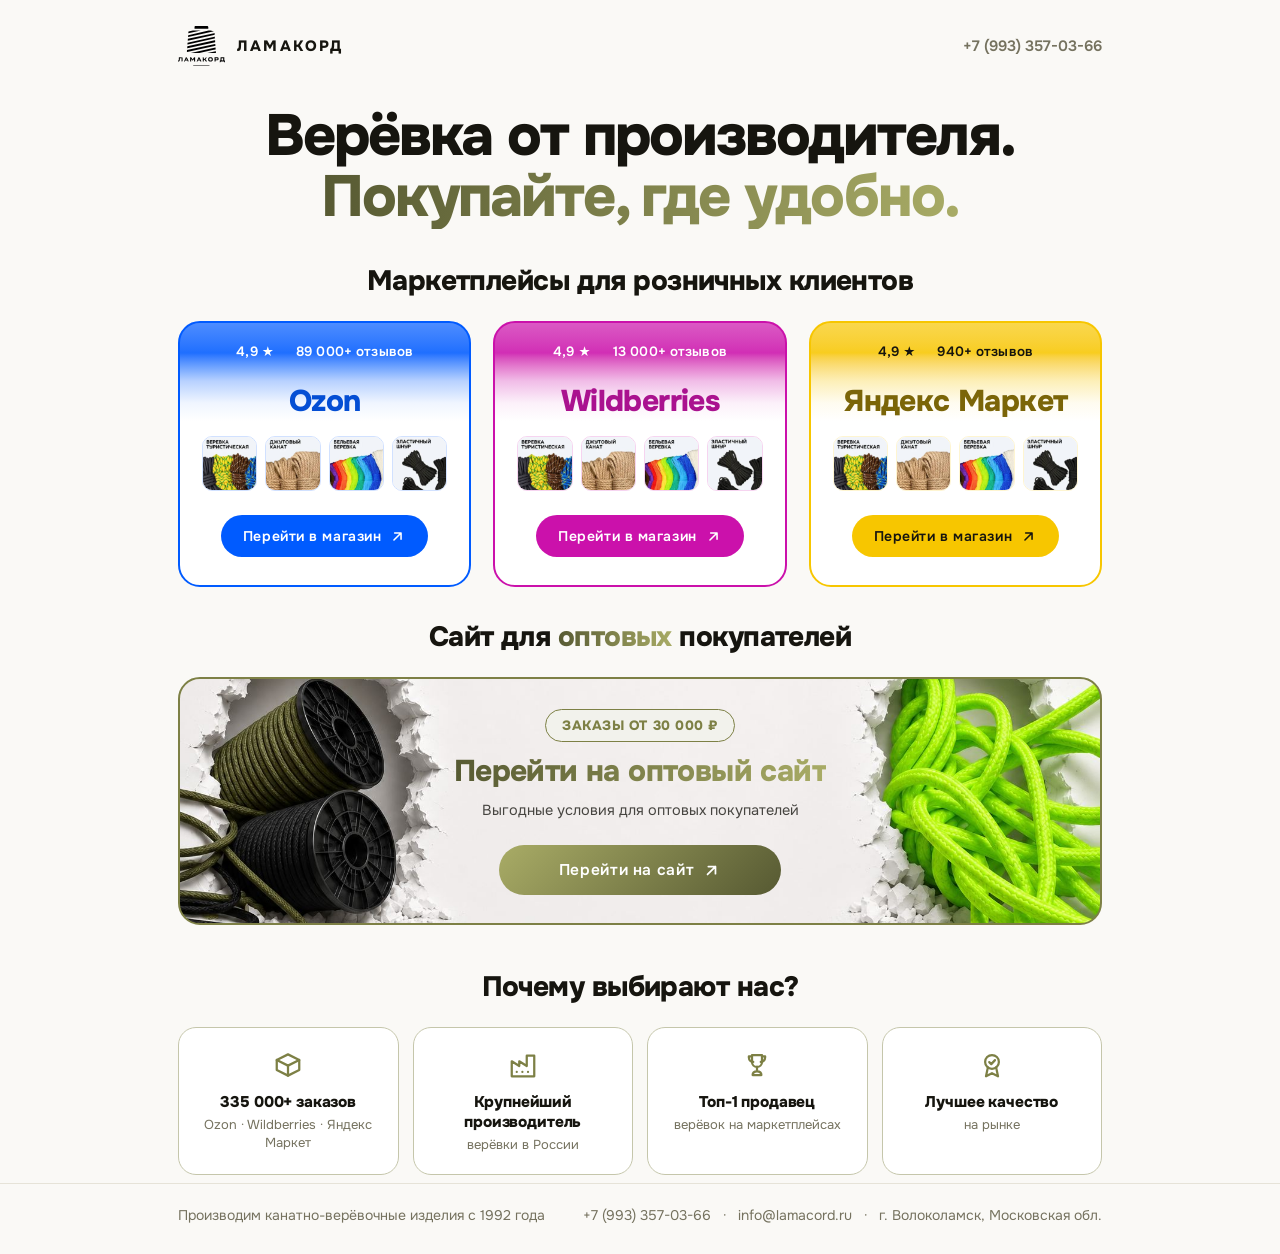
<file: index.html>
<!DOCTYPE html>
<html lang="ru">
<head>
  <meta charset="UTF-8">
  <meta name="viewport" content="width=device-width, initial-scale=1.0">
  <title>Ламакорд — верёвки, шнуры, канаты и шпагат от производителя | Ozon, Wildberries, Яндекс Маркет и опт</title>
  <meta name="description" content="Ламакорд — производство верёвок, шнуров, канатов и шпагата с 1992 года. Плетёная и вязаная верёвка, джутовый канат, эспандерный шнур, репшнур. Покупайте в розницу на Ozon, Wildberries и Яндекс Маркете или оптом от 30 000 ₽ с доставкой по всей России.">
  <meta name="keywords" content="верёвка от производителя, купить верёвку, плетёная верёвка, вязаная верёвка, полипропиленовая верёвка, шнур полипропиленовый, эспандерный шнур, репшнур, канат джутовый, шпагат, бельевая верёвка, хозяйственная верёвка, верёвка оптом, ламакорд">
  <link rel="canonical" href="https://xn--80aamxchqq.xn--p1ai/">
  <meta name="yandex-verification" content="085ab3a48fdb390e">

  <meta property="og:type" content="website">
  <meta property="og:site_name" content="Ламакорд">
  <meta property="og:locale" content="ru_RU">
  <meta property="og:title" content="Ламакорд — верёвки, шнуры, канаты и шпагат от производителя">
  <meta property="og:description" content="Производим с 1992 года. Покупайте в розницу на Ozon, Wildberries и Яндекс Маркете или оптом с доставкой по всей России.">
  <meta property="og:url" content="https://xn--80aamxchqq.xn--p1ai/">
  <meta property="og:image" content="https://xn--80aamxchqq.xn--p1ai/og-image.jpg">
  <meta property="og:image:width" content="1200">
  <meta property="og:image:height" content="630">
  <meta name="twitter:card" content="summary_large_image">
  <meta name="twitter:title" content="Ламакорд — верёвки, шнуры, канаты и шпагат от производителя">
  <meta name="twitter:image" content="https://xn--80aamxchqq.xn--p1ai/og-image.jpg">

  <link rel="icon" href="/favicon.ico" sizes="any">
  <link rel="shortcut icon" href="/favicon.ico" type="image/x-icon">
  <link rel="icon" href="/favicon.svg" type="image/svg+xml">
  <link rel="icon" href="/favicon-32.png" sizes="32x32" type="image/png">
  <link rel="icon" href="/favicon-16.png" sizes="16x16" type="image/png">
  <link rel="apple-touch-icon" href="/apple-touch-icon.png">
  <meta name="theme-color" content="#faf9f6">

  <link rel="preconnect" href="https://fonts.googleapis.com">
  <link rel="preconnect" href="https://fonts.gstatic.com" crossorigin>
  <link href="https://fonts.googleapis.com/css2?family=Onest:wght@400;500;600;800&display=swap" rel="stylesheet">
  <link rel="stylesheet" href="css/styles.css">

  <!-- Yandex.Metrika counter -->
  <script type="text/javascript">
     (function(m,e,t,r,i,k,a){m[i]=m[i]||function(){(m[i].a=m[i].a||[]).push(arguments)};
     m[i].l=1*new Date();
     for (var j = 0; j < document.scripts.length; j++) {if (document.scripts[j].src === r) { return; }}
     k=e.createElement(t),a=e.getElementsByTagName(t)[0],k.async=1,k.src=r,a.parentNode.insertBefore(k,a)})
     (window, document, "script", "https://mc.yandex.ru/metrika/tag.js?id=110938474", "ym");

     ym(110938474, 'init', {ssr:true, webvisor:true, clickmap:true, ecommerce:"dataLayer", accurateTrackBounce:true, trackLinks:true});
  </script>
  <noscript><div><img src="https://mc.yandex.ru/watch/110938474" style="position:absolute; left:-9999px;" alt=""></div></noscript>
  <!-- /Yandex.Metrika counter -->

  <script type="application/ld+json">
  {
    "@context": "https://schema.org",
    "@type": "Organization",
    "name": "Ламакорд",
    "url": "https://xn--80aamxchqq.xn--p1ai/",
    "logo": "https://xn--80aamxchqq.xn--p1ai/favicon-512.png",
    "description": "Производитель канатно-верёвочных изделий: верёвки, шнуры, канаты, шпагат. Собственное производство с 1992 года.",
    "foundingDate": "1992",
    "telephone": "+7 (993) 357-03-66",
    "email": "info@lamacord.ru",
    "address": {
      "@type": "PostalAddress",
      "addressLocality": "Волоколамск",
      "addressRegion": "Московская область",
      "addressCountry": "RU"
    },
    "sameAs": [
      "https://lama-cord.ru/",
      "https://www.wildberries.ru/seller/1387867",
      "https://market.yandex.ru/store--lamakord?businessId=128857300"
    ]
  }
  </script>
  <script type="application/ld+json">
  {
    "@context": "https://schema.org",
    "@type": "WebSite",
    "name": "Ламакорд — все магазины",
    "url": "https://xn--80aamxchqq.xn--p1ai/",
    "inLanguage": "ru"
  }
  </script>
</head>
<body>

  <header class="header" data-load="1">
    <a class="logo" href="/">
      <img class="logo__mark" src="assets/logo.svg" alt="Ламакорд">
      <span class="logo__word">ЛАМАКОРД</span>
    </a>
    <a class="header__phone" href="tel:+79933570366">+7 (993) 357-03-66</a>
  </header>

  <main class="main">

    <section class="hero">
      <h1 class="hero__title">
        <span class="hero__line" data-load="2">Верёвка от производителя.</span>
        <span class="hero__line hero__line--accent" data-load="3">Покупайте, где удобно.</span>
      </h1>
    </section>

    <section class="sect sect--shops">
      <h2 class="sect__title" data-load="5">Маркетплейсы для розничных клиентов</h2>

      <div class="cards">
        <a class="card" data-store="ozon" data-load="6"
           href="https://ozon.onelink.me/SNMZ/fx0ow5bf" target="_blank" rel="noopener">
          <span class="card__statline"><span>4,9 ★</span><span>89 000+ отзывов</span></span>
          <span class="card__name">Ozon</span>
          <span class="card__shelf" aria-hidden="true">
            <img src="assets/cat1.jpg" alt=""><img src="assets/cat2.jpg" alt=""><img src="assets/cat3.jpg" alt=""><img src="assets/cat4.jpg" alt="">
          </span>
          <span class="card__btn">Перейти в магазин
            <svg viewBox="0 0 24 24" fill="none"><path d="M7 17 17 7m0 0H8m9 0v9" stroke="currentColor" stroke-width="2.2" stroke-linecap="round" stroke-linejoin="round"/></svg>
          </span>
        </a>

        <a class="card" data-store="wb" data-load="7"
           href="https://www.wildberries.ru/seller/1387867?utm_source=site&utm_medium=cpc&utm_campaign=1387867-id-new" target="_blank" rel="noopener">
          <span class="card__statline"><span>4,9 ★</span><span>13 000+ отзывов</span></span>
          <span class="card__name">Wildberries</span>
          <span class="card__shelf" aria-hidden="true">
            <img src="assets/cat1.jpg" alt=""><img src="assets/cat2.jpg" alt=""><img src="assets/cat3.jpg" alt=""><img src="assets/cat4.jpg" alt="">
          </span>
          <span class="card__btn">Перейти в магазин
            <svg viewBox="0 0 24 24" fill="none"><path d="M7 17 17 7m0 0H8m9 0v9" stroke="currentColor" stroke-width="2.2" stroke-linecap="round" stroke-linejoin="round"/></svg>
          </span>
        </a>

        <a class="card" data-store="ym" data-load="8"
           href="https://market.yandex.ru/store--lamakord?businessId=128857300&utm_source=site&utm_medium=cpc&utm_campaign=lamacord-hub" target="_blank" rel="noopener">
          <span class="card__statline"><span>4,9 ★</span><span>940+ отзывов</span></span>
          <span class="card__name">Яндекс Маркет</span>
          <span class="card__shelf" aria-hidden="true">
            <img src="assets/cat1.jpg" alt=""><img src="assets/cat2.jpg" alt=""><img src="assets/cat3.jpg" alt=""><img src="assets/cat4.jpg" alt="">
          </span>
          <span class="card__btn">Перейти в магазин
            <svg viewBox="0 0 24 24" fill="none"><path d="M7 17 17 7m0 0H8m9 0v9" stroke="currentColor" stroke-width="2.2" stroke-linecap="round" stroke-linejoin="round"/></svg>
          </span>
        </a>
      </div>
    </section>

    <section class="sect sect--opt">
      <h2 class="sect__title" data-load="9">Сайт для <span class="sect__accent">оптовых</span> покупателей</h2>

      <a class="card card--opt" data-store="opt" data-load="10"
         href="https://lama-cord.ru/?utm_source=lamacord-hub&utm_medium=referral&utm_campaign=opt" target="_blank" rel="noopener">
        <span class="card__chip">Заказы от 30 000 ₽</span>
        <span class="card__name">Перейти на оптовый сайт</span>
        <span class="card__stat">Выгодные условия для оптовых покупателей</span>
        <span class="card__btn">Перейти на сайт
          <svg viewBox="0 0 24 24" fill="none"><path d="M7 17 17 7m0 0H8m9 0v9" stroke="currentColor" stroke-width="2.2" stroke-linecap="round" stroke-linejoin="round"/></svg>
        </span>
      </a>
    </section>

    <section class="sect sect--why" data-load="11">
      <h2 class="sect__title">Почему выбирают нас?</h2>
      <div class="why">
        <div class="why__item">
          <span class="why__icon" aria-hidden="true">
            <svg viewBox="0 0 24 24" fill="none" stroke="currentColor" stroke-width="1.8" stroke-linecap="round" stroke-linejoin="round"><path d="M21 8l-9-4.5L3 8v8l9 4.5L21 16V8z"/><path d="M3 8l9 4.5L21 8"/><path d="M12 12.5v8"/></svg>
          </span>
          <span class="why__title">335 000+ заказов</span>
          <span class="why__sub">Ozon · Wildberries · Яндекс Маркет</span>
        </div>
        <div class="why__item">
          <span class="why__icon" aria-hidden="true">
            <svg viewBox="0 0 24 24" fill="none" stroke="currentColor" stroke-width="1.8" stroke-linecap="round" stroke-linejoin="round"><path d="M3 21V9l6 3.8V9l6 3.8V4.5h6V21H3z"/><path d="M7 17.5h.01M11.5 17.5h.01M16 17.5h.01"/></svg>
          </span>
          <span class="why__title">Крупнейший производитель</span>
          <span class="why__sub">верёвки в России</span>
        </div>
        <div class="why__item">
          <span class="why__icon" aria-hidden="true">
            <svg viewBox="0 0 24 24" fill="none" stroke="currentColor" stroke-width="1.8" stroke-linecap="round" stroke-linejoin="round"><path d="M8 4h8v5.5a4 4 0 0 1-8 0V4z"/><path d="M16 5h2.5v1a3.5 3.5 0 0 1-3.5 3.5M8 5H5.5v1A3.5 3.5 0 0 0 9 9.5"/><path d="M12 13.5V16"/><path d="M8.5 20c0-1.9 1.6-3 3.5-3s3.5 1.1 3.5 3H8.5z"/></svg>
          </span>
          <span class="why__title">Топ-1 продавец</span>
          <span class="why__sub">верёвок на маркетплейсах</span>
        </div>
        <div class="why__item">
          <span class="why__icon" aria-hidden="true">
            <svg viewBox="0 0 24 24" fill="none" stroke="currentColor" stroke-width="1.8" stroke-linecap="round" stroke-linejoin="round"><circle cx="12" cy="9.5" r="5.5"/><path d="M9.8 9.7l1.6 1.6 3-3.2"/><path d="M8.7 13.9L7.2 21l4.8-2.4L16.8 21l-1.5-7.1"/></svg>
          </span>
          <span class="why__title">Лучшее качество</span>
          <span class="why__sub">на рынке</span>
        </div>
      </div>
    </section>

  </main>

  <footer class="footer" data-load="11">
    <div class="footer__row">
      <span class="footer__fact">Производим канатно-верёвочные изделия с 1992 года</span>
      <span class="footer__contacts">
        <a href="tel:+79933570366">+7 (993) 357-03-66</a>
        <span class="footer__sep">·</span>
        <a href="mailto:info@lamacord.ru">info@lamacord.ru</a>
        <span class="footer__sep">·</span>
        <span>г.&nbsp;Волоколамск, Московская&nbsp;обл.</span>
      </span>
    </div>
  </footer>

  <script src="js/main.js"></script>
</body>
</html>
</file>
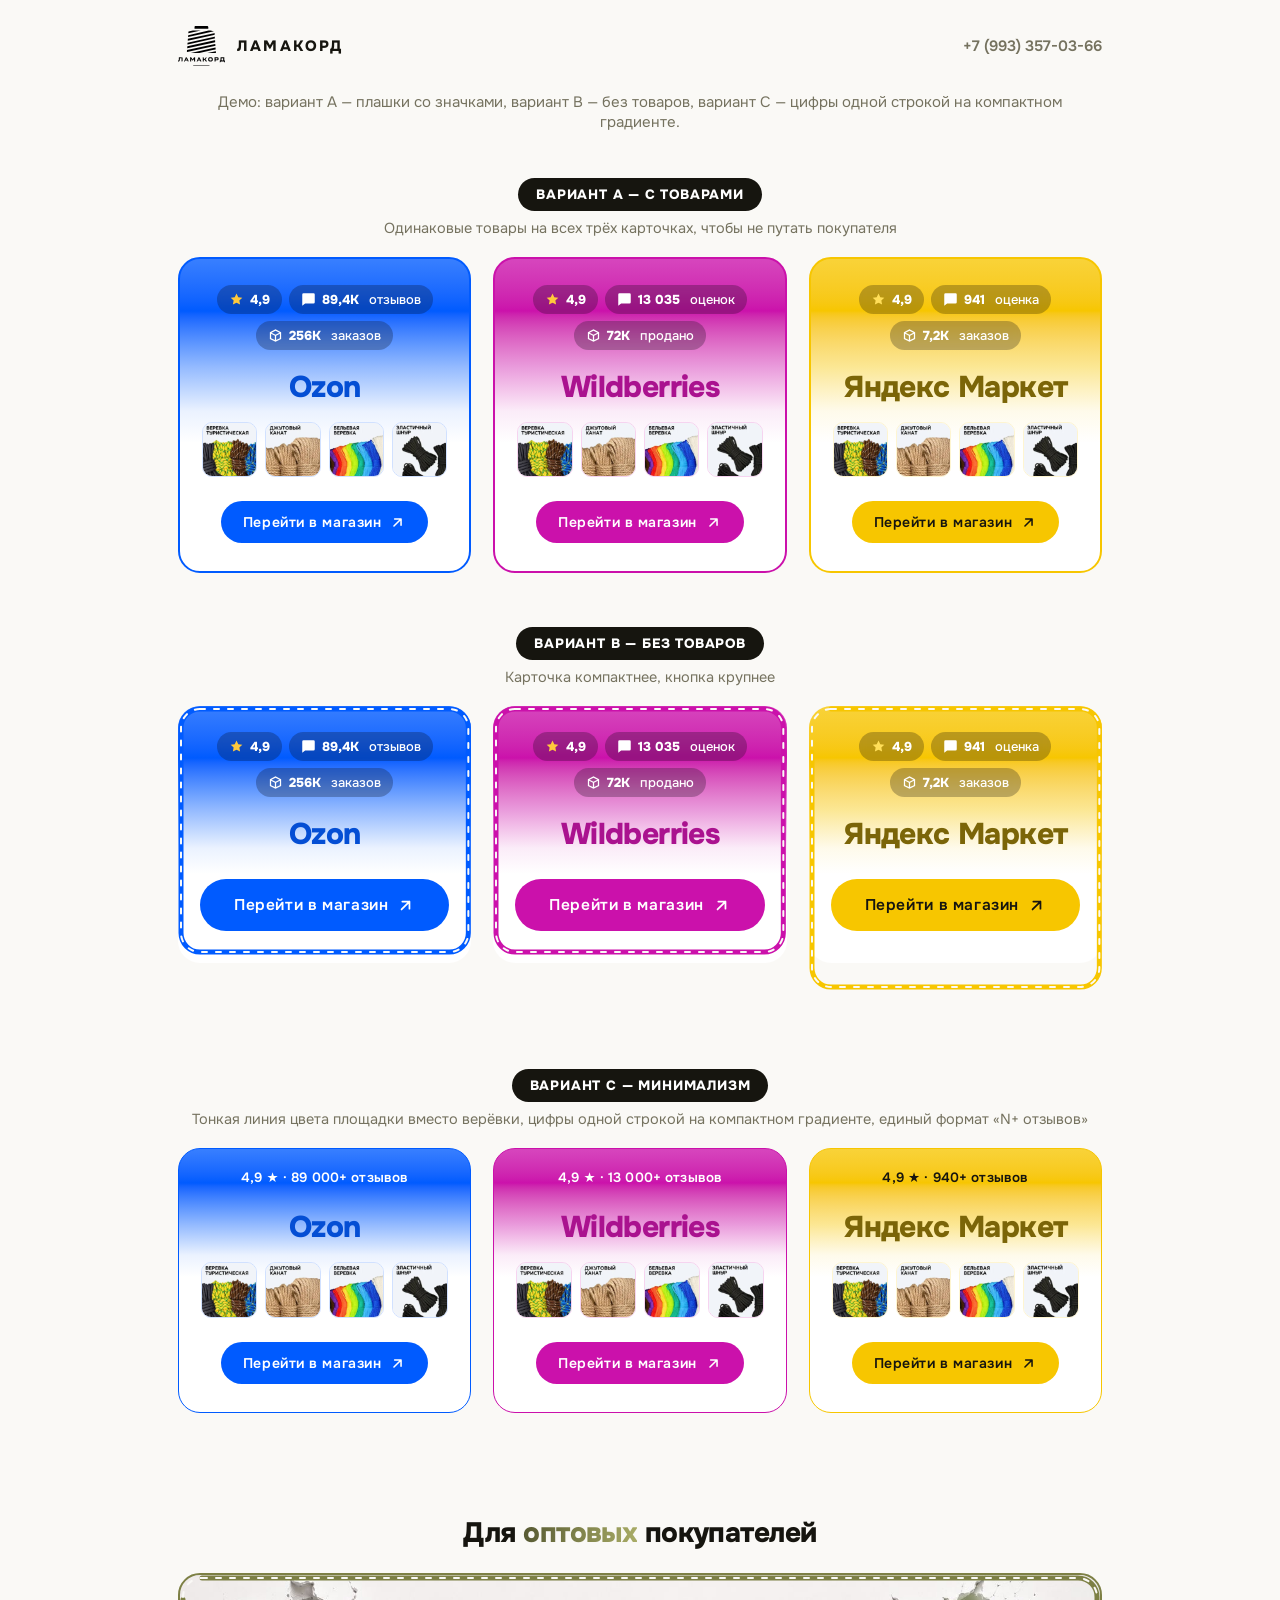
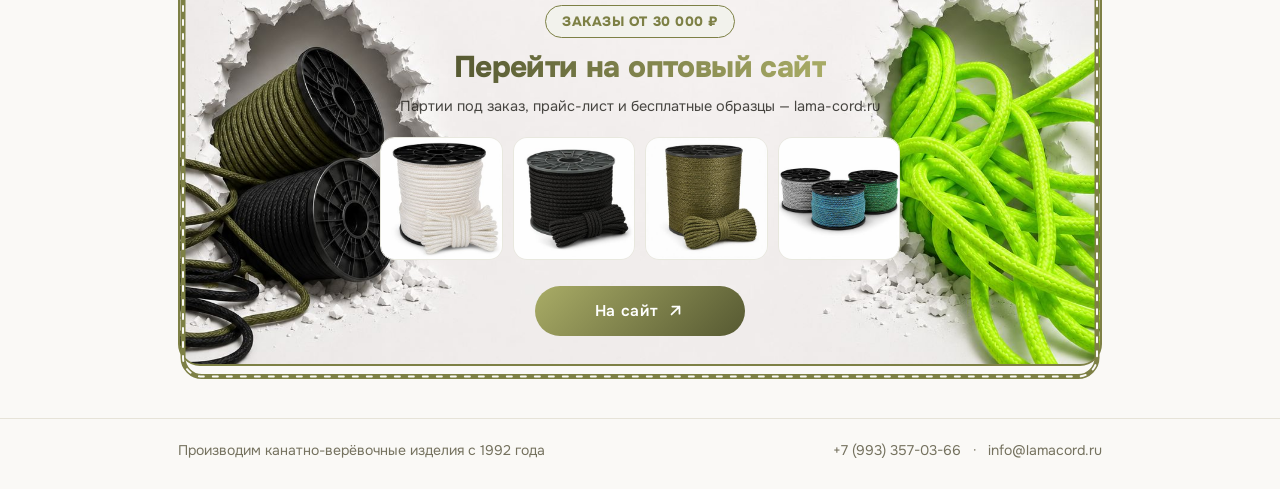
<file: variants.html>
<!DOCTYPE html>
<html lang="ru">
<head>
  <meta charset="UTF-8">
  <meta name="viewport" content="width=device-width, initial-scale=1.0">
  <title>Ламакорд — варианты: градиент от рамки + плашки со значками</title>
  <meta name="robots" content="noindex, nofollow">
  <link rel="preconnect" href="https://fonts.googleapis.com">
  <link rel="preconnect" href="https://fonts.gstatic.com" crossorigin>
  <link href="https://fonts.googleapis.com/css2?family=Onest:wght@400;500;600;800&display=swap" rel="stylesheet">
  <link rel="stylesheet" href="css/styles.css">
  <style>
    /* ====== демо: градиент от верхней рамки, плашки со значками ====== */
    [data-load] { animation-delay: 0s !important; }

    .demo-note {
      max-width: var(--maxw);
      margin: 26px auto 0;
      padding: 0 var(--pad);
      text-align: center;
      color: var(--muted);
      font-size: 15px;
    }

    .variant { padding: 46px 0 8px; }
    .variant__label {
      display: inline-flex;
      padding: 8px 18px;
      border-radius: 999px;
      background: var(--ink);
      color: #fff;
      font-size: 13.5px;
      font-weight: 800;
      letter-spacing: .06em;
      text-transform: uppercase;
      margin-bottom: 8px;
    }
    .variant__desc {
      color: var(--muted);
      font-size: 14.5px;
      margin-bottom: 20px;
    }

    /* ---------- карточка с градиентом от рамки (общее) ---------- */
    .vg .card {
      padding-top: 26px;
      background: linear-gradient(180deg,
        color-mix(in srgb, var(--c) 78%, #fff) 0px,
        var(--c) 52px,
        color-mix(in srgb, var(--c) 42%, #fff) 108px,
        color-mix(in srgb, var(--c) 8%, #fff) 152px,
        #fff 184px);
    }

    .card__stats {
      display: flex;
      flex-wrap: wrap;
      justify-content: center;
      gap: 7px;
      width: 100%;
      order: -1;              /* статы над названием */
      margin-bottom: 10px;
    }
    .chip {
      display: inline-flex;
      align-items: center;
      gap: 6px;
      padding: 6px 12px;
      border-radius: 999px;
      background: rgba(10, 10, 14, .26);
      color: #fff;
      font-size: 13px;
      font-weight: 500;
      white-space: nowrap;
      backdrop-filter: blur(3px);
    }
    .chip b { font-weight: 800; }
    .chip .i { width: 15px; height: 15px; flex: none; fill: currentColor; }
    .chip .i--star { fill: #ffc93c; }
    .card[data-store="ym"] .chip .i--star { fill: #ffde59; }

    /* плитки категорий с витрины — 4 шт., мельче, чтобы не растягивать карточку */
    .vA .card__shelf { gap: 8px; margin-top: 8px; }
    .vA .card__shelf img { border-radius: 10px; }

    /* рамка как в C, но толще — 2.5px; верёвка отключена */
    .vA .card { border: 2.5px solid var(--c); }
    .vA .card__rope { display: none; }

    /* ---------- Вариант C: цифры одной строкой, компактный градиент ---------- */
    /* минимализм: тонкая линия цвета площадки вместо анимированной верёвки */
    .vC .card {
      border: 1.5px solid var(--c);
      padding-top: 20px;
      background: linear-gradient(180deg,
        color-mix(in srgb, var(--c) 78%, #fff) 0px,
        var(--c) 34px,
        color-mix(in srgb, var(--c) 42%, #fff) 76px,
        color-mix(in srgb, var(--c) 8%, #fff) 106px,
        #fff 128px);
    }
    .card__statline {
      order: -1;              /* строка над названием, на градиенте */
      width: 100%;
      margin-bottom: 14px;
      color: #fff;
      font-size: 13.5px;
      font-weight: 600;
      letter-spacing: .01em;
      white-space: nowrap;
    }
    .card[data-store="ym"] .card__statline { color: var(--ink); }
    .vC .card__shelf { gap: 8px; margin-top: 8px; }
    .vC .card__shelf img { border-radius: 10px; }

    /* ---------- Вариант B: без товаров — компактнее, крупная кнопка ---------- */
    .vB .card {
      padding-bottom: 32px;
      background: linear-gradient(180deg,
        color-mix(in srgb, var(--c) 78%, #fff) 0px,
        var(--c) 52px,
        color-mix(in srgb, var(--c) 42%, #fff) 104px,
        color-mix(in srgb, var(--c) 8%, #fff) 142px,
        #fff 168px);
    }
    .vB .card__btn {
      margin-top: 18px;
      padding: 16px 34px;
      font-size: 15.5px;
      white-space: nowrap;
    }
    .vB .card__btn svg { width: 19px; height: 19px; }
  </style>
</head>
<body>

  <header class="header">
    <a class="logo" href="/">
      <img class="logo__mark" src="assets/logo.svg" alt="Ламакорд">
      <span class="logo__word">ЛАМАКОРД</span>
    </a>
    <a class="header__phone" href="tel:+79933570366">+7 (993) 357-03-66</a>
  </header>

  <main class="main">

    <p class="demo-note">Демо: вариант A — плашки со значками, вариант B — без товаров, вариант C — цифры одной строкой на компактном градиенте.</p>

    <!-- ======================= ВАРИАНТ A ======================= -->
    <section class="sect variant vg vA">
      <span class="variant__label">Вариант A — с товарами</span>
      <p class="variant__desc">Одинаковые товары на всех трёх карточках, чтобы не путать покупателя</p>
      <div class="cards">

        <a class="card" data-store="ozon" href="https://www.ozon.ru/seller/1386824/" target="_blank" rel="noopener">
          <svg class="card__rope" aria-hidden="true"><rect class="card__rope-base" pathLength="100"/><rect class="card__rope-twist"/></svg>
          <span class="card__stats">
            <span class="chip"><svg class="i i--star" viewBox="0 0 24 24"><path d="M12 2.5l2.83 5.9 6.47.86-4.73 4.5 1.19 6.4L12 17.1l-5.76 3.06 1.19-6.4-4.73-4.5 6.47-.86z"/></svg><b>4,9</b></span>
            <span class="chip"><svg class="i" viewBox="0 0 24 24"><path d="M20 2H4a2 2 0 0 0-2 2v18l4.6-3.8H20a2 2 0 0 0 2-2V4a2 2 0 0 0-2-2z"/></svg><b>89,4К</b>&nbsp;отзывов</span>
            <span class="chip"><svg class="i" viewBox="0 0 24 24"><path d="M12 2 3 6.6v10.8L12 22l9-4.6V6.6L12 2zm0 2.3 6.3 3.2L12 10.7 5.7 7.5 12 4.3zM5 9.2l6 3v7.1l-6-3.1V9.2zm14 0v7l-6 3.1v-7.1l6-3z"/></svg><b>256К</b>&nbsp;заказов</span>
          </span>
          <span class="card__name">Ozon</span>
          <span class="card__shelf" aria-hidden="true">
            <img src="assets/cat1.jpg" alt=""><img src="assets/cat2.jpg" alt=""><img src="assets/cat3.jpg" alt=""><img src="assets/cat4.jpg" alt="">
          </span>
          <span class="card__btn">Перейти в магазин
            <svg viewBox="0 0 24 24" fill="none"><path d="M7 17 17 7m0 0H8m9 0v9" stroke="currentColor" stroke-width="2.2" stroke-linecap="round" stroke-linejoin="round"/></svg>
          </span>
        </a>

        <a class="card" data-store="wb" href="#" target="_blank" rel="noopener">
          <svg class="card__rope" aria-hidden="true"><rect class="card__rope-base" pathLength="100"/><rect class="card__rope-twist"/></svg>
          <span class="card__stats">
            <span class="chip"><svg class="i i--star" viewBox="0 0 24 24"><path d="M12 2.5l2.83 5.9 6.47.86-4.73 4.5 1.19 6.4L12 17.1l-5.76 3.06 1.19-6.4-4.73-4.5 6.47-.86z"/></svg><b>4,9</b></span>
            <span class="chip"><svg class="i" viewBox="0 0 24 24"><path d="M20 2H4a2 2 0 0 0-2 2v18l4.6-3.8H20a2 2 0 0 0 2-2V4a2 2 0 0 0-2-2z"/></svg><b>13 035</b>&nbsp;оценок</span>
            <span class="chip"><svg class="i" viewBox="0 0 24 24"><path d="M12 2 3 6.6v10.8L12 22l9-4.6V6.6L12 2zm0 2.3 6.3 3.2L12 10.7 5.7 7.5 12 4.3zM5 9.2l6 3v7.1l-6-3.1V9.2zm14 0v7l-6 3.1v-7.1l6-3z"/></svg><b>72К</b>&nbsp;продано</span>
          </span>
          <span class="card__name">Wildberries</span>
          <span class="card__shelf" aria-hidden="true">
            <img src="assets/cat1.jpg" alt=""><img src="assets/cat2.jpg" alt=""><img src="assets/cat3.jpg" alt=""><img src="assets/cat4.jpg" alt="">
          </span>
          <span class="card__btn">Перейти в магазин
            <svg viewBox="0 0 24 24" fill="none"><path d="M7 17 17 7m0 0H8m9 0v9" stroke="currentColor" stroke-width="2.2" stroke-linecap="round" stroke-linejoin="round"/></svg>
          </span>
        </a>

        <a class="card" data-store="ym" href="#" target="_blank" rel="noopener">
          <svg class="card__rope" aria-hidden="true"><rect class="card__rope-base" pathLength="100"/><rect class="card__rope-twist"/></svg>
          <span class="card__stats">
            <span class="chip"><svg class="i i--star" viewBox="0 0 24 24"><path d="M12 2.5l2.83 5.9 6.47.86-4.73 4.5 1.19 6.4L12 17.1l-5.76 3.06 1.19-6.4-4.73-4.5 6.47-.86z"/></svg><b>4,9</b></span>
            <span class="chip"><svg class="i" viewBox="0 0 24 24"><path d="M20 2H4a2 2 0 0 0-2 2v18l4.6-3.8H20a2 2 0 0 0 2-2V4a2 2 0 0 0-2-2z"/></svg><b>941</b>&nbsp;оценка</span>
            <span class="chip"><svg class="i" viewBox="0 0 24 24"><path d="M12 2 3 6.6v10.8L12 22l9-4.6V6.6L12 2zm0 2.3 6.3 3.2L12 10.7 5.7 7.5 12 4.3zM5 9.2l6 3v7.1l-6-3.1V9.2zm14 0v7l-6 3.1v-7.1l6-3z"/></svg><b>7,2К</b>&nbsp;заказов</span>
          </span>
          <span class="card__name">Яндекс Маркет</span>
          <span class="card__shelf" aria-hidden="true">
            <img src="assets/cat1.jpg" alt=""><img src="assets/cat2.jpg" alt=""><img src="assets/cat3.jpg" alt=""><img src="assets/cat4.jpg" alt="">
          </span>
          <span class="card__btn">Перейти в магазин
            <svg viewBox="0 0 24 24" fill="none"><path d="M7 17 17 7m0 0H8m9 0v9" stroke="currentColor" stroke-width="2.2" stroke-linecap="round" stroke-linejoin="round"/></svg>
          </span>
        </a>
      </div>
    </section>

    <!-- ======================= ВАРИАНТ B ======================= -->
    <section class="sect variant vg vB" style="padding-bottom: 60px;">
      <span class="variant__label">Вариант B — без товаров</span>
      <p class="variant__desc">Карточка компактнее, кнопка крупнее</p>
      <div class="cards">

        <a class="card" data-store="ozon" href="https://www.ozon.ru/seller/1386824/" target="_blank" rel="noopener">
          <svg class="card__rope" aria-hidden="true"><rect class="card__rope-base" pathLength="100"/><rect class="card__rope-twist"/></svg>
          <span class="card__stats">
            <span class="chip"><svg class="i i--star" viewBox="0 0 24 24"><path d="M12 2.5l2.83 5.9 6.47.86-4.73 4.5 1.19 6.4L12 17.1l-5.76 3.06 1.19-6.4-4.73-4.5 6.47-.86z"/></svg><b>4,9</b></span>
            <span class="chip"><svg class="i" viewBox="0 0 24 24"><path d="M20 2H4a2 2 0 0 0-2 2v18l4.6-3.8H20a2 2 0 0 0 2-2V4a2 2 0 0 0-2-2z"/></svg><b>89,4К</b>&nbsp;отзывов</span>
            <span class="chip"><svg class="i" viewBox="0 0 24 24"><path d="M12 2 3 6.6v10.8L12 22l9-4.6V6.6L12 2zm0 2.3 6.3 3.2L12 10.7 5.7 7.5 12 4.3zM5 9.2l6 3v7.1l-6-3.1V9.2zm14 0v7l-6 3.1v-7.1l6-3z"/></svg><b>256К</b>&nbsp;заказов</span>
          </span>
          <span class="card__name">Ozon</span>
          <span class="card__btn">Перейти в магазин
            <svg viewBox="0 0 24 24" fill="none"><path d="M7 17 17 7m0 0H8m9 0v9" stroke="currentColor" stroke-width="2.2" stroke-linecap="round" stroke-linejoin="round"/></svg>
          </span>
        </a>

        <a class="card" data-store="wb" href="#" target="_blank" rel="noopener">
          <svg class="card__rope" aria-hidden="true"><rect class="card__rope-base" pathLength="100"/><rect class="card__rope-twist"/></svg>
          <span class="card__stats">
            <span class="chip"><svg class="i i--star" viewBox="0 0 24 24"><path d="M12 2.5l2.83 5.9 6.47.86-4.73 4.5 1.19 6.4L12 17.1l-5.76 3.06 1.19-6.4-4.73-4.5 6.47-.86z"/></svg><b>4,9</b></span>
            <span class="chip"><svg class="i" viewBox="0 0 24 24"><path d="M20 2H4a2 2 0 0 0-2 2v18l4.6-3.8H20a2 2 0 0 0 2-2V4a2 2 0 0 0-2-2z"/></svg><b>13 035</b>&nbsp;оценок</span>
            <span class="chip"><svg class="i" viewBox="0 0 24 24"><path d="M12 2 3 6.6v10.8L12 22l9-4.6V6.6L12 2zm0 2.3 6.3 3.2L12 10.7 5.7 7.5 12 4.3zM5 9.2l6 3v7.1l-6-3.1V9.2zm14 0v7l-6 3.1v-7.1l6-3z"/></svg><b>72К</b>&nbsp;продано</span>
          </span>
          <span class="card__name">Wildberries</span>
          <span class="card__btn">Перейти в магазин
            <svg viewBox="0 0 24 24" fill="none"><path d="M7 17 17 7m0 0H8m9 0v9" stroke="currentColor" stroke-width="2.2" stroke-linecap="round" stroke-linejoin="round"/></svg>
          </span>
        </a>

        <a class="card" data-store="ym" href="#" target="_blank" rel="noopener">
          <svg class="card__rope" aria-hidden="true"><rect class="card__rope-base" pathLength="100"/><rect class="card__rope-twist"/></svg>
          <span class="card__stats">
            <span class="chip"><svg class="i i--star" viewBox="0 0 24 24"><path d="M12 2.5l2.83 5.9 6.47.86-4.73 4.5 1.19 6.4L12 17.1l-5.76 3.06 1.19-6.4-4.73-4.5 6.47-.86z"/></svg><b>4,9</b></span>
            <span class="chip"><svg class="i" viewBox="0 0 24 24"><path d="M20 2H4a2 2 0 0 0-2 2v18l4.6-3.8H20a2 2 0 0 0 2-2V4a2 2 0 0 0-2-2z"/></svg><b>941</b>&nbsp;оценка</span>
            <span class="chip"><svg class="i" viewBox="0 0 24 24"><path d="M12 2 3 6.6v10.8L12 22l9-4.6V6.6L12 2zm0 2.3 6.3 3.2L12 10.7 5.7 7.5 12 4.3zM5 9.2l6 3v7.1l-6-3.1V9.2zm14 0v7l-6 3.1v-7.1l6-3z"/></svg><b>7,2К</b>&nbsp;заказов</span>
          </span>
          <span class="card__name">Яндекс Маркет</span>
          <span class="card__btn">Перейти в магазин
            <svg viewBox="0 0 24 24" fill="none"><path d="M7 17 17 7m0 0H8m9 0v9" stroke="currentColor" stroke-width="2.2" stroke-linecap="round" stroke-linejoin="round"/></svg>
          </span>
        </a>
      </div>
    </section>

    <!-- ======================= ВАРИАНТ C: цифры одной строкой ======================= -->
    <section class="sect variant vg vC" style="padding-bottom: 70px;">
      <span class="variant__label">Вариант C — минимализм</span>
      <p class="variant__desc">Тонкая линия цвета площадки вместо верёвки, цифры одной строкой на компактном градиенте, единый формат «N+ отзывов»</p>
      <div class="cards">

        <a class="card" data-store="ozon" href="https://www.ozon.ru/seller/1386824/" target="_blank" rel="noopener">
          <span class="card__statline">4,9 ★ · 89 000+ отзывов</span>
          <span class="card__name">Ozon</span>
          <span class="card__shelf" aria-hidden="true">
            <img src="assets/cat1.jpg" alt=""><img src="assets/cat2.jpg" alt=""><img src="assets/cat3.jpg" alt=""><img src="assets/cat4.jpg" alt="">
          </span>
          <span class="card__btn">Перейти в магазин
            <svg viewBox="0 0 24 24" fill="none"><path d="M7 17 17 7m0 0H8m9 0v9" stroke="currentColor" stroke-width="2.2" stroke-linecap="round" stroke-linejoin="round"/></svg>
          </span>
        </a>

        <a class="card" data-store="wb" href="#" target="_blank" rel="noopener">
          <span class="card__statline">4,9 ★ · 13 000+ отзывов</span>
          <span class="card__name">Wildberries</span>
          <span class="card__shelf" aria-hidden="true">
            <img src="assets/cat1.jpg" alt=""><img src="assets/cat2.jpg" alt=""><img src="assets/cat3.jpg" alt=""><img src="assets/cat4.jpg" alt="">
          </span>
          <span class="card__btn">Перейти в магазин
            <svg viewBox="0 0 24 24" fill="none"><path d="M7 17 17 7m0 0H8m9 0v9" stroke="currentColor" stroke-width="2.2" stroke-linecap="round" stroke-linejoin="round"/></svg>
          </span>
        </a>

        <a class="card" data-store="ym" href="#" target="_blank" rel="noopener">
          <span class="card__statline">4,9 ★ · 940+ отзывов</span>
          <span class="card__name">Яндекс Маркет</span>
          <span class="card__shelf" aria-hidden="true">
            <img src="assets/cat1.jpg" alt=""><img src="assets/cat2.jpg" alt=""><img src="assets/cat3.jpg" alt=""><img src="assets/cat4.jpg" alt="">
          </span>
          <span class="card__btn">Перейти в магазин
            <svg viewBox="0 0 24 24" fill="none"><path d="M7 17 17 7m0 0H8m9 0v9" stroke="currentColor" stroke-width="2.2" stroke-linecap="round" stroke-linejoin="round"/></svg>
          </span>
        </a>
      </div>
    </section>

    <!-- ======================= ОПТ (как на главной) ======================= -->
    <section class="sect sect--opt">
      <h2 class="sect__title">Для <span class="sect__accent">оптовых</span> покупателей</h2>

      <a class="card card--opt" data-store="opt"
         href="https://lama-cord.ru" target="_blank" rel="noopener">
        <svg class="card__rope" aria-hidden="true">
          <rect class="card__rope-base" pathLength="100" />
          <rect class="card__rope-twist" />
        </svg>
        <span class="card__chip">Заказы от 30 000 ₽</span>
        <span class="card__name">Перейти на оптовый сайт</span>
        <span class="card__stat">Партии под заказ, прайс-лист и бесплатные образцы — lama-cord.ru</span>
        <span class="card__shelf card__shelf--wide" aria-hidden="true">
          <img src="assets/thumb4.jpg" alt=""><img src="assets/thumb6.jpg" alt=""><img src="assets/thumb2.jpg" alt=""><img src="assets/thumb7.jpg" alt="">
        </span>
        <span class="card__btn">На сайт
          <svg viewBox="0 0 24 24" fill="none"><path d="M7 17 17 7m0 0H8m9 0v9" stroke="currentColor" stroke-width="2.2" stroke-linecap="round" stroke-linejoin="round"/></svg>
        </span>
      </a>
    </section>

  </main>

  <footer class="footer">
    <div class="footer__row">
      <span class="footer__fact">Производим канатно-верёвочные изделия с 1992 года</span>
      <span class="footer__contacts">
        <a href="tel:+79933570366">+7 (993) 357-03-66</a>
        <span class="footer__sep">·</span>
        <a href="mailto:info@lamacord.ru">info@lamacord.ru</a>
      </span>
    </div>
  </footer>

</body>
</html>
</file>
<file: css/styles.css>
/* ЛАМАКОРД — хаб витрин. Onest, тёплый белый, хаки; карточки в цветах площадок,
   рамки — «кручёная верёвка» (SVG rect: цветной трос + штрих-перевив фоном). */

:root {
  --bg: #faf9f6;
  --ink: #16150f;
  --muted: #75725f;
  --line: #e6e3d8;
  /* градиентный хаки (пробуем 22.07; до этого град. лайм #64b210→#c9e832,
     синий #1a56db, серый #6e6b5c, лайм #a3c614, изумруд #0a8f63).
     --accent — средний тон для рамок/чипа, градиент тёмный→светлый из --lime-a/--lime-b */
  --accent: #7d8045;
  --lime-a: #565932;
  --lime-b: #a9ac66;

  --ozon: #005bff;
  --wb: #cb11ab;
  --ym: #f7c600;
  --opt: #7d8045;

  --maxw: 980px;
  --pad: 28px;
  --ease: cubic-bezier(.22, .61, .21, 1);
}

* { margin: 0; padding: 0; box-sizing: border-box; }

html { scroll-behavior: smooth; }

body {
  font-family: 'Onest', system-ui, sans-serif;
  background: var(--bg);
  color: var(--ink);
  -webkit-font-smoothing: antialiased;
  min-height: 100svh;
  display: flex;
  flex-direction: column;
}

a { color: inherit; text-decoration: none; }

::selection { background: rgba(10, 143, 99, .2); }

:focus-visible {
  outline: 2px solid var(--accent);
  outline-offset: 3px;
  border-radius: 4px;
}

/* ---------- появление при загрузке ---------- */

[data-load] {
  opacity: 0;
  transform: translateY(18px);
  animation: rise .7s var(--ease) forwards;
}
[data-load="1"]  { animation-delay: .05s; }
[data-load="2"]  { animation-delay: .14s; }
[data-load="3"]  { animation-delay: .24s; }
[data-load="5"]  { animation-delay: .38s; }
[data-load="6"]  { animation-delay: .48s; }
[data-load="7"]  { animation-delay: .58s; }
[data-load="8"]  { animation-delay: .68s; }
[data-load="9"]  { animation-delay: .82s; }
[data-load="10"] { animation-delay: .92s; }
[data-load="11"] { animation-delay: 1.05s; }

@keyframes rise {
  to { opacity: 1; transform: none; }
}

/* ---------- шапка ---------- */

.header {
  width: 100%;
  max-width: var(--maxw);
  margin: 0 auto;
  padding: 26px var(--pad) 0;
  display: flex;
  align-items: center;
  justify-content: space-between;
}

.logo { display: flex; align-items: center; gap: 12px; }
.logo__mark { height: 40px; width: auto; display: block; }
.logo__word { font-weight: 800; letter-spacing: .14em; font-size: 15px; }

.header__phone {
  font-size: 15px;
  font-weight: 600;
  color: var(--muted);
  transition: color .25s;
}
.header__phone:hover { color: var(--ink); }

/* ---------- герой ---------- */

.main {
  width: 100%;
  max-width: var(--maxw);
  margin: 0 auto;
  padding: 0 var(--pad);
  flex: 1;
}

.hero {
  padding: 40px 0 0;
  text-align: center;
}

.hero__title {
  font-size: clamp(36px, 6vw, 58px);
  font-weight: 800;
  letter-spacing: -.035em;
  line-height: 1.06;
}
.hero__line { display: block; }

/* верхняя строка выплывает слева, акцентная (хаки) — справа */
.hero__line {
  transform: translateX(-180px);
  animation-name: slideleft;
  animation-duration: 1.15s;
}
@keyframes slideleft { to { opacity: 1; transform: none; } }

.hero__line--accent {
  transform: translateX(180px);
  animation-name: slideright;
  animation-duration: 1.15s;
}
@keyframes slideright { to { opacity: 1; transform: none; } }

.hero__line--accent {
  background: linear-gradient(95deg, var(--lime-a) 15%, var(--lime-b) 85%);
  -webkit-background-clip: text;
  background-clip: text;
  color: transparent;
}

/* ---------- секции ---------- */

.sect { padding: 34px 0 0; text-align: center; }
.sect--opt { padding-top: 32px; padding-bottom: 44px; }

.sect__title {
  font-size: clamp(22px, 3vw, 28px);
  font-weight: 800;
  letter-spacing: -.02em;
  margin-bottom: 22px;
}
.sect__accent {
  background: linear-gradient(95deg, var(--lime-a), var(--lime-b));
  -webkit-background-clip: text;
  background-clip: text;
  color: transparent;
}

/* ---------- карточки витрин ---------- */

.cards {
  display: grid;
  grid-template-columns: repeat(3, minmax(0, 1fr));
  gap: 22px;
}

.card {
  --c: var(--accent);
  min-width: 0;
  position: relative;
  display: flex;
  flex-direction: column;
  align-items: center;
  gap: 8px;
  padding: 34px 22px 28px;
  border-radius: 22px;
  background: color-mix(in srgb, var(--c) 3%, #fff);
  transition: transform .35s var(--ease), box-shadow .35s var(--ease);
}
.card[data-store="ozon"] { --c: var(--ozon); }
.card[data-store="wb"]   { --c: var(--wb); }
.card[data-store="ym"]   { --c: var(--ym); }
.card[data-store="opt"]  { --c: var(--opt); }

.card:hover {
  transform: translateY(-5px);
  box-shadow: 0 18px 40px -18px color-mix(in srgb, var(--c) 45%, transparent);
}

/* рамка-верёвка: цветной трос + штрих-перевив цветом фона поверх */
.card__rope {
  position: absolute;
  inset: 0;
  width: 100%;
  height: 100%;
  overflow: visible;
  pointer-events: none;
}
.card__rope rect {
  x: 3px;
  y: 3px;
  width: calc(100% - 6px);
  height: calc(100% - 6px);
  rx: 19px;
  fill: none;
  stroke-linecap: round;
}
.card__rope-base { stroke: var(--c); stroke-width: 5; }
.card__rope-twist {
  stroke: var(--bg);
  stroke-width: 2;
  stroke-dasharray: 5 9;
}

/* появление рамки: трос «обвивает» карточку по периметру
   (перевив фонового цвета невидим, пока под ним нет троса — отдельно не прячем) */
.card__rope-base {
  stroke-dasharray: 100;
  stroke-dashoffset: 100;
  animation: wrap 1.3s var(--ease) forwards;
}
.card[data-load="6"] .card__rope-base,
.card[data-load="7"] .card__rope-base,
.card[data-load="8"] .card__rope-base { animation-delay: .9s; }
.card[data-load="10"] .card__rope-base { animation-delay: 1.35s; }
@keyframes wrap { to { stroke-dashoffset: 0; } }

/* при наведении верёвка «крутится» вдоль рамки */
.card:hover .card__rope-twist,
.card:focus-visible .card__rope-twist {
  animation: ropespin .9s linear infinite;
}
@keyframes ropespin { to { stroke-dashoffset: -28; } }

.card__name {
  font-size: clamp(24px, 2.6vw, 30px);
  font-weight: 800;
  letter-spacing: -.02em;
  color: color-mix(in srgb, var(--c) 82%, var(--ink));
}
.card[data-store="ym"] .card__name { color: color-mix(in srgb, var(--ym) 45%, var(--ink)); }

.card__stat {
  font-size: 14.5px;
  line-height: 1.45;
  color: var(--muted);
}

/* карточки маркетплейсов («вариант C», выбран заказчиком 17.07):
   тонкая рамка 2px цвета площадки, компактный градиент сверху,
   реальные цифры одной строкой на градиенте */
.sect--shops .card {
  border: 2px solid var(--c);
  padding-top: 20px;
  /* no-repeat ОБЯЗАТЕЛЕН: без него градиент повторяется и его яркое начало
     проглядывает полоской в зоне нижнего бордера (при прозрачном бордере
     во время анимации рамки и при дробном зуме браузера) */
  background-repeat: no-repeat;
  background-image: linear-gradient(180deg,
    color-mix(in srgb, var(--c) 70%, #fff) 0px,
    color-mix(in srgb, var(--c) 88%, #fff) 30px,
    color-mix(in srgb, var(--c) 28%, #fff) 58px,
    color-mix(in srgb, var(--c) 6%, #fff) 80px,
    #fff 98px);
}
.card__statline {
  order: -1;              /* строка над названием, на градиенте */
  width: 100%;
  display: flex;
  justify-content: center;
  gap: 22px;              /* оценка и отзывы разведены, чтобы не сливались */
  margin-bottom: 14px;
  color: #fff;
  font-size: 13.5px;
  font-weight: 600;
  letter-spacing: .01em;
  white-space: nowrap;
}
.card[data-store="ym"] .card__statline { color: var(--ink); }
.sect--shops .card__shelf { gap: 8px; margin-top: 8px; }
.sect--shops .card__shelf img { border-radius: 10px; }

/* полка с реальными товарами — как витрина внутри магазина */
.card__shelf {
  display: flex;
  gap: 10px;
  width: 100%;
  margin: 10px 0 2px;
}
.card__shelf img {
  flex: 1 1 0;
  min-width: 0;
  aspect-ratio: 1 / 1;
  object-fit: cover;
  border-radius: 14px;
  border: 1px solid color-mix(in srgb, var(--c) 18%, #fff);
  background: #fff;
  transition: transform .3s var(--ease);
}
.card:hover .card__shelf img { transform: translateY(-3px); }
.card:hover .card__shelf img:nth-child(2) { transition-delay: .05s; }
.card:hover .card__shelf img:nth-child(3) { transition-delay: .1s; }
.card:hover .card__shelf img:nth-child(4) { transition-delay: .15s; }

.card__shelf--wide {
  max-width: 520px;
  margin-left: auto;
  margin-right: auto;
}

.card__btn {
  display: inline-flex;
  align-items: center;
  gap: 8px;
  margin-top: 14px;
  padding: 12px 22px;
  border-radius: 999px;
  background: var(--c);
  color: #fff;
  font-size: 14px;
  font-weight: 600;
  letter-spacing: .04em;
  transition: transform .3s var(--ease), filter .3s;
}
.card[data-store="ym"] .card__btn { color: var(--ink); } /* на жёлтом белый не читается */
.card__btn svg { width: 17px; height: 17px; transition: transform .3s var(--ease); }

.card:hover .card__btn { transform: scale(1.05); filter: brightness(1.06); }
.card:hover .card__btn svg { transform: translate(2px, -2px); }

/* оптовая ячейка — широкая, белое фото верёвок фоном (сдвиг вниз: нижний край
   картинки виден больше верхнего), тонкая рамка как у витрин */
.card--opt {
  border: 2px solid var(--accent);
  padding: 30px 28px 28px;
  gap: 10px;
  background: url(../assets/opt-bg-white4.jpg) center / cover no-repeat #fff;
}
.card--opt .card__stat { max-width: 56ch; color: rgba(22, 21, 15, .78); }
.card--opt .card__name {
  background: linear-gradient(95deg, var(--lime-a), var(--lime-b));
  -webkit-background-clip: text;
  background-clip: text;
  color: transparent;
}
/* кнопка — градиентный хаки, текст белый (хаки достаточно тёмный) */
.card--opt .card__btn {
  background: linear-gradient(135deg, var(--lime-b), var(--lime-a));
  color: #fff;
}
/* кнопка крупнее, чем у витрин */
.card--opt .card__btn { margin-top: 14px; padding: 15px 60px; font-size: 15.5px; }
.card--opt .card__btn svg { width: 19px; height: 19px; }

/* рамки карточек «рисуются» при загрузке: две половины от верхней середины
   вниз, встречаются внизу (SVG-пути генерирует js/main.js; CSS-бордер при этом
   прячется). Без JS или с reduced-motion остаётся обычный CSS-бордер. */
.card--drawn { border-color: transparent !important; }
.card__border {
  position: absolute;
  inset: -2px;            /* на месте CSS-бордера 2px */
  width: calc(100% + 4px);
  height: calc(100% + 4px);
  pointer-events: none;
  overflow: visible;
}
.card__border path {
  fill: none;
  stroke: var(--c);
  stroke-width: 2;
  stroke-linecap: round;
  /* зазор 2 в паттерне + старт с offset 101: до начала анимации на пути
     не видно ни штриха, ни «хвоста» следующего штриха (точки внизу) */
  stroke-dasharray: 100 102;
  stroke-dashoffset: 101;
  animation: borderdraw 1.1s ease-in-out forwards;
  animation-delay: 1.2s; /* все рамки стартуют одновременно, после появления карточек */
}
@keyframes borderdraw { to { stroke-dashoffset: 0; } }

/* преимущества: 4 тихие плашки под оптовым блоком, рамки в тон хаки */
.sect--why { padding-top: 0; } /* оптовый блок выше уже даёт 44px отступа снизу */
.why {
  display: grid;
  grid-template-columns: repeat(4, minmax(0, 1fr));
  gap: 14px;
}
.why__item {
  display: flex;
  flex-direction: column;
  align-items: center;
  text-align: center;
  gap: 4px;
  padding: 22px 14px 20px;
  border: 1.5px solid color-mix(in srgb, var(--accent) 45%, #fff);
  border-radius: 18px;
  background: #fff;
  transition: transform .35s var(--ease), box-shadow .35s var(--ease), border-color .35s var(--ease);
}
.why__item:hover {
  transform: translateY(-4px);
  border-color: var(--accent);
  box-shadow: 0 16px 28px -18px color-mix(in srgb, var(--accent) 60%, transparent);
}
.why__icon {
  width: 30px;
  height: 30px;
  margin-bottom: 8px;
  color: var(--accent);
}
.why__icon svg { width: 100%; height: 100%; }
.why__title {
  font-weight: 800;
  font-size: 15.5px;
  letter-spacing: -.01em;
}
.why__sub {
  font-size: 13px;
  line-height: 1.35;
  color: var(--muted);
}
@media (max-width: 860px) {
  .why { grid-template-columns: repeat(2, minmax(0, 1fr)); }
}
@media (max-width: 420px) {
  .why { grid-template-columns: minmax(0, 1fr); }
}

/* порог оптового заказа — отсекаем розничные обращения */
.card__chip {
  display: inline-flex;
  padding: 7px 16px;
  border-radius: 999px;
  background: color-mix(in srgb, var(--accent) 10%, #fff);
  border: 1.5px solid var(--accent);
  color: var(--accent);
  font-size: 13.5px;
  font-weight: 800;
  letter-spacing: .04em;
  text-transform: uppercase;
}

/* ---------- подвал ---------- */

.footer {
  border-top: 1px solid var(--line);
  margin-top: 8px;
}

.footer__row {
  max-width: var(--maxw);
  margin: 0 auto;
  padding: 22px var(--pad) 30px;
  display: flex;
  align-items: baseline;
  justify-content: space-between;
  gap: 14px;
  flex-wrap: wrap;
  font-size: 14px;
  color: var(--muted);
}

.footer__contacts a { transition: color .25s; }
.footer__contacts a:hover { color: var(--ink); }
.footer__sep { margin: 0 8px; }

/* ---------- мобильная ---------- */

@media (max-width: 760px) {
  .cards { grid-template-columns: 1fr; gap: 16px; }
  .card { padding: 28px 20px 24px; }
}

@media (max-width: 640px) {
  :root { --pad: 20px; }

  .header { padding-top: 20px; }
  .header__phone { display: none; }
  .logo__mark { height: 34px; }

  .hero { padding-top: 40px; }
  .sect { padding-top: 36px; }

  .footer__row { flex-direction: column; gap: 8px; }
}

/* ---------- доступность: без движения ---------- */

@media (prefers-reduced-motion: reduce) {
  [data-load] { animation: none; opacity: 1; transform: none; }
  .card__rope-base,
  .card__rope-twist { animation: none; stroke-dashoffset: 0; opacity: 1; }
  .card:hover .card__rope-twist { animation: none; }
  .card:hover { transform: none; }
  html { scroll-behavior: auto; }
}
</file>
